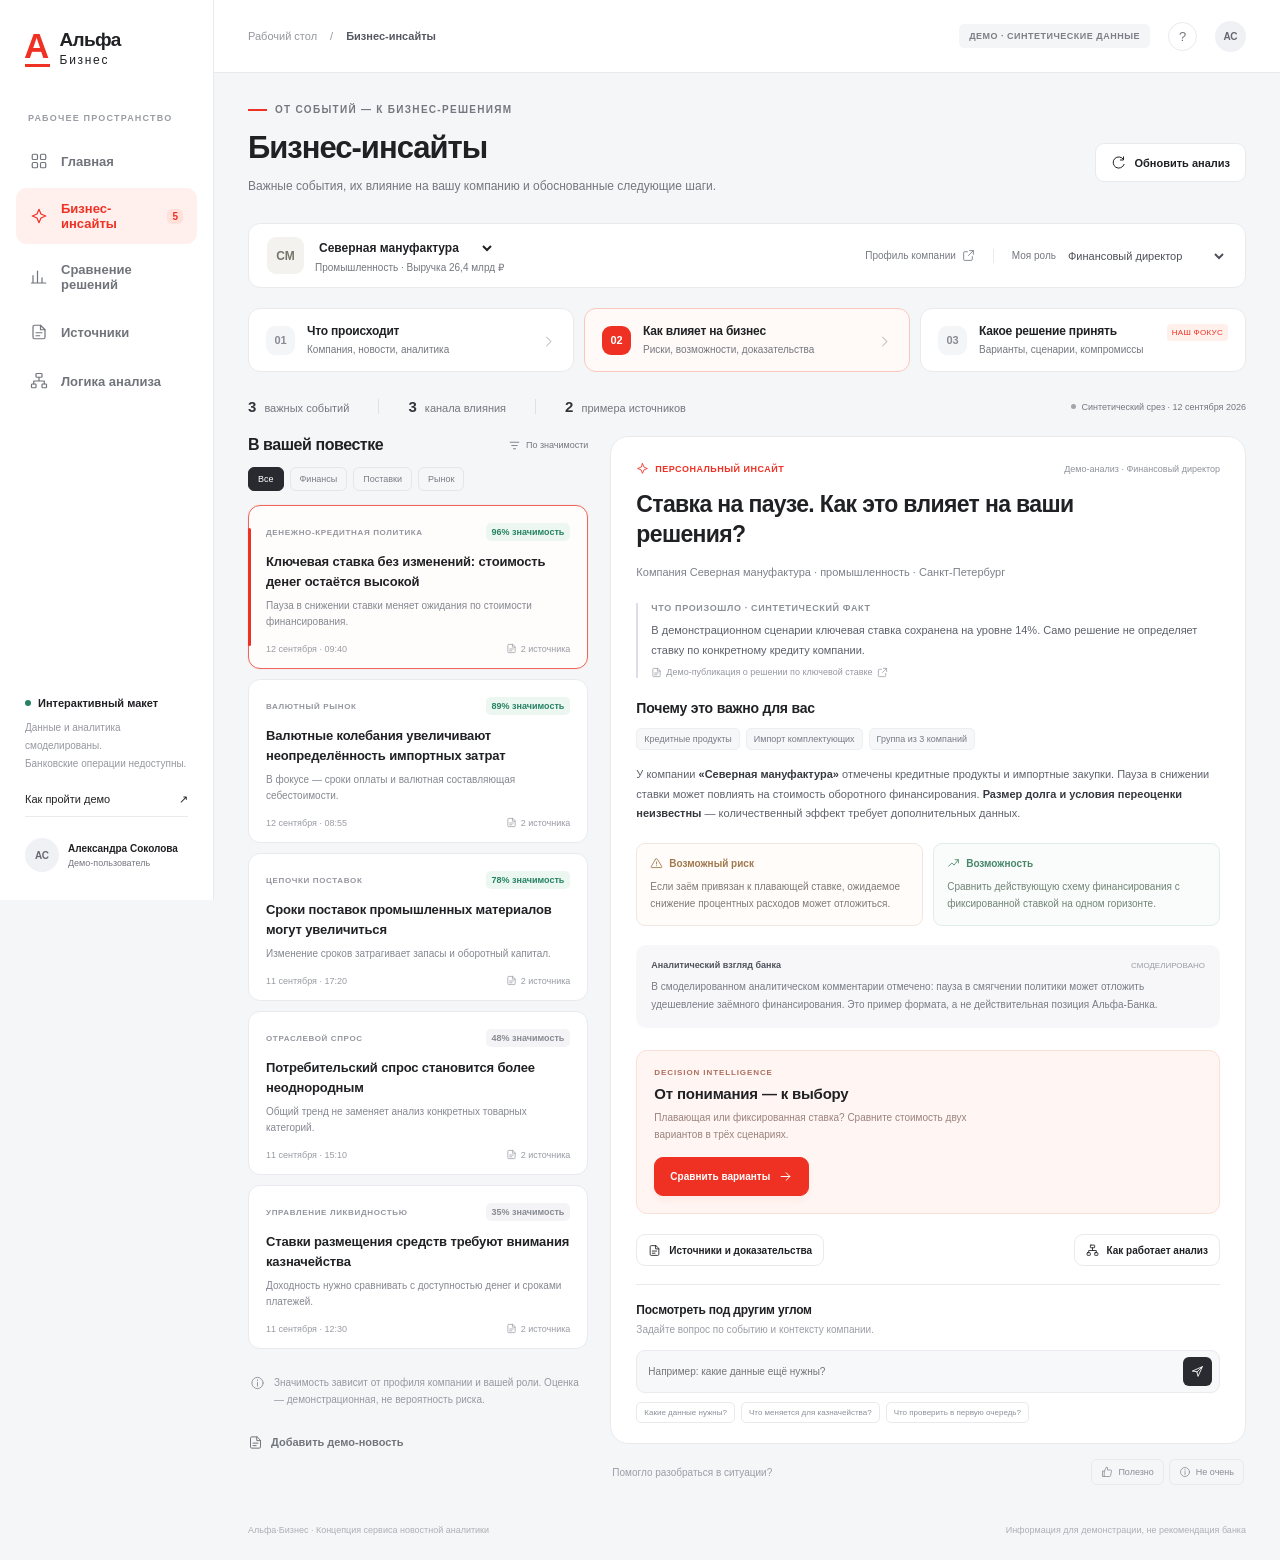
<file: mockup/index.html>
<!doctype html>
<html lang="ru">
<head>
  <meta charset="utf-8">
  <meta name="viewport" content="width=device-width, initial-scale=1">
  <meta name="theme-color" content="#ef3124">
  <title>Бизнес-инсайты — Альфа·Бизнес / демо</title>
  <link rel="icon" href="data:image/svg+xml,%3Csvg xmlns='http://www.w3.org/2000/svg' viewBox='0 0 40 40'%3E%3Crect width='40' height='40' rx='12' fill='%23ef3124'/%3E%3Ctext x='10' y='29' font-family='Arial' font-size='29' font-weight='bold' fill='white'%3EA%3C/text%3E%3C/svg%3E">
  <link rel="stylesheet" href="styles.css">
  <script src="data.js" defer></script>
  <script src="app.js" defer></script>
</head>
<body>
  <a class="skip-link" href="#main">Перейти к содержимому</a>
  <aside class="sidebar" aria-label="Основная навигация">
    <a href="#home" class="brand" aria-label="Демо Альфа-Бизнес"><span class="brand-mark">А<span></span></span><span>Альфа<span class="brand-light">Бизнес</span></span></a>
    <span class="workspace-label">РАБОЧЕЕ ПРОСТРАНСТВО</span>
    <nav id="navigation"></nav>
    <div class="sidebar-bottom"><div class="demo-status"><span class="status-dot"></span>Интерактивный макет</div><p>Данные и аналитика смоделированы.<br>Банковские операции недоступны.</p><button class="sidebar-help" data-action="guide">Как пройти демо <span>↗</span></button><div class="user-mini"><span class="avatar">АС</span><div><strong>Александра Соколова</strong><small>Демо-пользователь</small></div></div></div>
  </aside>
  <div class="workspace">
    <header class="topbar"><div class="breadcrumb"><span>Рабочий стол</span><span>/</span><strong id="page-crumb">Бизнес-инсайты</strong></div><div class="top-actions"><span class="demo-pill">ДЕМО · СИНТЕТИЧЕСКИЕ ДАННЫЕ</span><button class="icon-button" data-action="guide" aria-label="Помощь" title="Как пройти демо">?</button><span class="avatar avatar-small">АС</span></div></header>
    <main id="main" tabindex="-1">
      <section class="launch-fallback">
        <div class="eyebrow">ИНТЕРАКТИВНЫЙ МАКЕТ</div>
        <h1>Бизнес-инсайты</h1>
        <p>Предпросмотр не запустил интерактивный макет. Файловые предпросмотры могут блокировать стили и JavaScript.</p>
        <ol><li>Скачайте пакет <strong>alfacase-mockup.zip</strong>.</li><li>Распакуйте его и откройте <strong>index.html</strong> в обычной вкладке браузера.</li></ol>
        <noscript><p>JavaScript отключён. Для переключения компаний и сценарных расчётов включите его или откройте файл в другом браузере.</p></noscript>
      </section>
    </main>
    <footer class="page-footer"><span>Альфа·Бизнес · Концепция сервиса новостной аналитики</span><span>Информация для демонстрации, не рекомендация банка</span></footer>
  </div>
  <div id="overlay-root"></div>
  <div id="toast" class="toast" role="status" aria-live="polite"></div>
</body>
</html>
</file>
<file: mockup/styles.css>
@charset "UTF-8";
:root{--red:#ef3124;--red-dark:#d82a1f;--red-pale:#fff0ee;--ink:#202124;--muted:#74777f;--line:#e9eaed;--bg:#f5f6f8;--green:#258264;--green-bg:#edf7f2;--amber:#a5741b;--radius:18px;--sidebar:214px;font-family:Inter,-apple-system,BlinkMacSystemFont,"Segoe UI",Arial,sans-serif;color:var(--ink);font-size:14px;font-synthesis:none}
*{box-sizing:border-box}body{margin:0;background:var(--bg)}button,input,select,textarea{font:inherit}button,a,input,select,textarea{-webkit-tap-highlight-color:transparent}button{cursor:pointer}button:disabled{cursor:wait;opacity:.6}button:focus-visible,a:focus-visible,select:focus-visible,input:focus-visible,textarea:focus-visible{outline:3px solid #ef31246b;outline-offset:3px}button{color:inherit}a{color:inherit}button svg,.icon svg{width:19px;height:19px;flex-shrink:0;vertical-align:middle}svg{overflow:visible}button{border:0}p{line-height:1.6}h1,h2,h3,h4,p{margin-top:0}h1{font-size:31px;line-height:1.2;letter-spacing:-1px;margin-bottom:11px}h2{font-size:20px;letter-spacing:-.45px}h3{font-size:15px;letter-spacing:-.2px}small{font-size:11px}strong{font-weight:650}button,a,select{touch-action:manipulation}.skip-link{position:fixed;left:230px;top:-80px;background:white;padding:12px;z-index:100}.skip-link:focus{top:10px}
.sidebar{position:fixed;inset:0 auto 0 0;width:var(--sidebar);background:white;border-right:1px solid var(--line);padding:28px 16px;display:flex;flex-direction:column;z-index:20}.brand{display:flex;align-items:center;gap:11px;text-decoration:none;font-size:19px;font-weight:780;letter-spacing:-.7px;margin:0 8px 46px}.brand-mark{color:var(--red);font-size:35px;line-height:35px;position:relative;font-weight:850;display:inline-block;padding-bottom:4px}.brand-mark>span{position:absolute;left:1px;bottom:0;height:3px;background:var(--red);width:25px}.brand-light{display:block;font-size:12px;font-weight:500;letter-spacing:1.7px;margin-top:2px}.workspace-label{font-size:9px;font-weight:650;letter-spacing:1.2px;color:#9a9da3;margin:0 12px 16px}.nav-item{display:flex;align-items:center;width:100%;gap:13px;padding:13px 14px;border-radius:11px;text-decoration:none;color:#71747b;margin-bottom:5px;font-size:13px;font-weight:550;border:0;background:transparent;text-align:left}.nav-item.active{background:var(--red-pale);color:var(--red)}.nav-item:hover{background:#f7f7f8}.nav-item.active:hover{background:var(--red-pale)}.nav-item .icon svg{width:18px;height:18px}.nav-badge{font-size:10px;padding:2px 5px;border-radius:5px;background:#ffe0da;margin-left:auto}.sidebar-bottom{margin-top:auto;padding:24px 9px 0}.demo-status{display:flex;gap:7px;align-items:center;font-size:11px;font-weight:600}.status-dot{width:6px;height:6px;border-radius:50%;background:var(--green);display:inline-block}.sidebar-bottom p{color:#9698a0;font-size:10px;line-height:1.8;margin-top:10px}.sidebar-help{font-size:11px;background:none;padding:10px 0;display:flex;justify-content:space-between;width:100%;border-bottom:1px solid var(--line)}.user-mini{display:flex;gap:9px;align-items:center;margin-top:21px}.avatar{width:34px;height:34px;display:grid;place-items:center;background:#f0f1f4;border-radius:50%;font-size:10px;color:#656772;flex-shrink:0;font-weight:650}.avatar-small{width:31px;height:31px}.user-mini strong{font-size:10px;display:block}.user-mini small{font-size:9px;color:var(--muted);display:block;margin-top:4px}.workspace{margin-left:var(--sidebar)}.topbar{min-height:73px;background:white;border-bottom:1px solid var(--line);display:flex;align-items:center;justify-content:space-between;padding:0 34px;gap:15px}.breadcrumb{font-size:11px;display:flex;gap:13px;color:#95979e}.breadcrumb strong{color:#555861;font-weight:550}.top-actions{display:flex;align-items:center;gap:18px}.demo-pill{font-size:9px;letter-spacing:.5px;background:#f4f5f7;color:#7d7f87;padding:7px 10px;border-radius:5px;font-weight:600}.icon-button{background:white;border:1px solid var(--line);border-radius:50%;width:29px;height:29px;display:grid;place-items:center;color:var(--muted);font-size:13px}.icon-button:hover{background:var(--bg)}main{padding:31px 34px 28px;max-width:1570px;margin:auto;min-height:calc(100vh - 130px)}.eyebrow{font-size:10px;font-weight:650;letter-spacing:1.3px;color:var(--muted);margin-bottom:14px;display:flex;align-items:center;gap:8px}.eyebrow .tiny-line{width:19px;height:2px;background:var(--red)}.page-heading{display:flex;justify-content:space-between;gap:20px;align-items:center;margin-bottom:27px}.page-heading p{color:var(--muted);font-size:12px;margin:0;max-width:600px}.btn{border:1px solid var(--line);border-radius:9px;padding:11px 15px;background:white;display:inline-flex;justify-content:center;align-items:center;gap:8px;font-size:11px;font-weight:600;line-height:1.3;text-decoration:none;white-space:nowrap;min-height:38px}.btn:hover{background:#f5f5f7}.btn-primary{background:var(--red);color:white;border-color:var(--red);box-shadow:0 4px 9px #ef312410}.btn-primary:hover{background:var(--red-dark);border-color:var(--red-dark)}.btn-dark{background:#27282d;color:white;border-color:#27282d}.btn-dark:hover{background:#41424a}.btn-text{background:transparent;border:none;padding:6px 0;color:#71757c}.btn-text:hover{background:transparent;color:var(--red)}.btn-sm{padding:8px 11px;min-height:32px;font-size:10px}.btn svg{width:15px;height:15px}.company-bar{display:flex;justify-content:space-between;align-items:center;gap:18px;border:1px solid var(--line);background:white;border-radius:12px;padding:13px 18px;margin-bottom:20px}.company-identity{display:flex;align-items:center;gap:11px;min-width:0}.company-logo{height:37px;width:37px;border-radius:9px;background:#f3f2ef;font-size:12px;font-weight:650;color:#79736a;display:grid;place-items:center;flex-shrink:0}.company-select{border:0;font-weight:650;font-size:12px;background:transparent;max-width:270px;padding:2px 20px 2px 0;cursor:pointer;color:var(--ink)}.company-subline{font-size:10px;color:var(--muted);margin-top:4px}.company-tools{display:flex;align-items:center;gap:18px}.profile-link{font-size:10px;color:#777b82;text-decoration:none;display:flex;align-items:center;gap:6px;background:transparent;padding:6px 0}.profile-link svg{width:13px;height:13px}.role-field{display:flex;align-items:center;gap:8px;border-left:1px solid var(--line);padding-left:18px}.role-field label{font-size:10px;color:var(--muted)}.role-field select{border:0;font-size:11px;max-width:185px;color:#4e5159;background:white;cursor:pointer}.layers{display:grid;grid-template-columns:repeat(3,minmax(0,1fr));gap:10px;margin-bottom:26px}.layer{border:1px solid var(--line);padding:15px 17px;background:#fff;border-radius:12px;display:flex;gap:12px;align-items:center;text-align:left;position:relative;transition:border-color .15s,background .15s}.layer:hover{border-color:#cccfd5}.layer.current{border-color:#fac8c0;background:#fffaf8}.layer-number{width:29px;height:29px;display:grid;place-items:center;background:#f4f5f7;color:#878b92;border-radius:9px;font-size:11px;font-weight:650}.layer.current .layer-number{background:var(--red);color:white}.layer h3{font-size:12px;margin:0 0 5px}.layer p{font-size:10px;color:var(--muted);margin:0;line-height:1.3}.layer-label{font-size:8px;margin-left:auto;align-self:flex-start;white-space:nowrap;color:var(--red);background:#fff0ec;padding:4px 5px;border-radius:4px;letter-spacing:.3px}.layer-arrow{margin-left:auto;color:#a7a9b0}.layer-arrow svg{width:15px;height:15px}.overview-stats{display:flex;align-items:center;gap:29px;padding-bottom:21px;margin-bottom:0;font-size:11px;color:var(--muted)}.overview-stats strong{font-size:15px;color:#32343b;margin-right:5px}.overview-stats .stat-divider{height:15px;width:1px;background:#dfe1e6}.snapshot{margin-left:auto;font-size:9px;display:flex;gap:6px;align-items:center}.pulse-dot{width:5px;height:5px;border-radius:50%;background:#a1a5ac;display:inline-block}.insights-grid{display:grid;grid-template-columns:minmax(265px,.83fr) minmax(0,1.55fr);gap:22px;align-items:start}.feed-panel{min-width:0}.section-line{display:flex;justify-content:space-between;align-items:center;margin:0 0 13px}.section-line h2{font-size:16px;margin:0}.sort-label{font-size:9px;display:flex;gap:5px;align-items:center;color:var(--muted)}.sort-label svg{width:13px;height:13px}.filters{display:flex;gap:6px;flex-wrap:wrap;margin-bottom:14px}.filter-chip{font-size:9px;border:1px solid #e4e6eb;background:transparent;color:#7a7d86;border-radius:6px;padding:6px 9px}.filter-chip.active{background:#282a30;color:white;border-color:#282a30}.news-card{display:block;width:100%;padding:17px 17px 14px;margin-bottom:10px;background:white;border:1px solid var(--line);border-radius:12px;text-align:left;position:relative}.news-card:hover{border-color:#cacdd3}.news-card.selected{border-color:#ef655a;box-shadow:0 0 0 1px #ef31240c;background:#fffdfc}.news-card.selected:before{content:"";position:absolute;left:-1px;top:22px;bottom:22px;width:3px;border-radius:3px;background:var(--red)}.card-top{display:flex;gap:8px;align-items:center;justify-content:space-between;margin-bottom:11px}.category-label{font-size:8px;letter-spacing:.65px;font-weight:650;color:#94969e}.score{font-size:9px;color:var(--green);background:var(--green-bg);padding:4px 6px;border-radius:5px;white-space:nowrap;font-weight:650}.score.medium{background:#f4f4f7;color:#878a92}.news-card h3{font-size:13px;line-height:1.5;margin-bottom:7px;font-weight:650;letter-spacing:-.15px}.news-card p{color:#858891;font-size:10px;line-height:1.6;margin-bottom:13px}.card-bottom{display:flex;align-items:center;justify-content:space-between;gap:7px;color:#989ba3;font-size:9px}.card-bottom .source-count{display:flex;align-items:center;gap:4px}.source-count svg{width:11px;height:11px}.feed-note{display:flex;gap:9px;padding:15px 2px;color:#9699a2;font-size:10px;line-height:1.7}.feed-note svg{width:15px;flex-shrink:0}.detail-card{background:white;border:1px solid var(--line);border-radius:var(--radius);padding:25px 25px 20px;min-width:0}.detail-kicker{display:flex;align-items:center;justify-content:space-between;gap:10px;margin-bottom:15px}.insight-label{display:flex;align-items:center;gap:6px;color:var(--red);font-size:9px;font-weight:650;letter-spacing:.5px}.insight-label svg{width:13px;height:13px}.detail-meta{font-size:9px;color:#8f929b}.detail-title{font-size:23px;line-height:1.3;letter-spacing:-.65px;margin-bottom:13px;max-width:540px}.relevance-reason{color:#7e818b;font-size:11px;line-height:1.65;margin-bottom:22px}.source-block{border-left:2px solid #dcdfe5;padding-left:13px;margin-bottom:22px}.label{font-size:9px;letter-spacing:.65px;font-weight:650;margin-bottom:8px;color:#8c9098;display:flex;align-items:center;gap:6px}.label svg{width:12px;height:12px}.source-block p{font-size:11px;color:#5d616b;line-height:1.75;margin-bottom:7px}.inline-source{background:transparent;padding:0;color:#9699a2;font-size:9px;display:flex;align-items:center;gap:4px;text-align:left}.inline-source:hover{color:var(--red)}.inline-source svg{width:11px;height:11px}.impact-heading{font-size:14px;margin-bottom:12px}.exposure-tags{display:flex;gap:6px;flex-wrap:wrap;margin-bottom:15px}.exposure-tag{background:#f6f7f9;border:1px solid #eceef1;border-radius:5px;padding:5px 7px;font-size:9px;color:#777b85}.impact-copy{font-size:11px;color:#5f636d;line-height:1.8;margin-bottom:19px}.impact-copy strong{color:#363940}.risk-grid{display:grid;grid-template-columns:1fr 1fr;gap:10px;margin-bottom:19px}.impact-box{border:1px solid #f1e6e0;border-radius:9px;padding:13px;background:#fffcf9}.impact-box.positive{background:#f9fcfa;border-color:#e1eee5}.impact-box h4{font-size:10px;display:flex;gap:6px;align-items:center;color:#a0794e;margin-bottom:8px}.impact-box h4 svg{width:13px;height:13px}.impact-box.positive h4{color:#478769}.impact-box p{font-size:10px;line-height:1.7;margin:0;color:#7e7b7b}.impact-box.positive p{color:#728478}.bank-view{background:#f7f7f9;border-radius:10px;padding:15px;margin-bottom:20px}.bank-view .label{color:#4e525b;font-size:9px;letter-spacing:0;justify-content:space-between}.simulated-tag{color:#9a9ca5;font-size:8px;font-weight:500}.bank-view p{font-size:10px;line-height:1.75;margin:0;color:#797d86}.decision-banner{padding:17px;background:#fff6f3;border:1px solid #fbe0d8;border-radius:11px;margin:22px 0 18px;position:relative;overflow:hidden}.decision-banner .label{color:#ad6d5f;font-size:8px;letter-spacing:.9px}.decision-banner h3{font-size:15px;margin-bottom:7px}.decision-banner p{font-size:10px;line-height:1.7;color:#9b827d;margin-bottom:14px;max-width:350px}.decision-banner .btn{font-size:10px}.detail-actions{display:flex;justify-content:space-between;gap:8px;flex-wrap:wrap;padding-top:2px}.detail-actions .btn svg{width:13px;height:13px}.followup{margin-top:18px;padding-top:18px;border-top:1px solid var(--line)}.followup h3{font-size:12px;margin-bottom:5px}.followup>p{font-size:10px;color:#9b9da6;margin-bottom:12px}.question-form{display:flex;align-items:center;background:#f7f8fa;border:1px solid #e9ebef;border-radius:9px;padding:6px 7px 6px 11px;gap:8px}.question-form input{border:0;outline:none;min-width:0;flex:1;background:transparent;font-size:10px;padding:7px 0;color:var(--ink)}.question-form .send{background:#292b31;color:white;border-radius:6px;width:29px;height:29px;display:grid;place-items:center;flex-shrink:0}.send svg{width:13px;height:13px}.suggestions{display:flex;gap:6px;flex-wrap:wrap;margin-top:9px}.suggestion{border:1px solid var(--line);border-radius:5px;background:white;padding:5px 7px;font-size:8px;color:#8c9099}.suggestion:hover{border-color:#cfb5af;color:var(--red)}.answer{padding:13px;background:#faf9f7;border-radius:9px;margin-top:12px;font-size:11px;color:#666a73;line-height:1.8}.answer .label{color:var(--red);font-size:8px;margin:0 0 6px}.answer p{margin-bottom:8px;font-size:11px}.feedback{display:flex;align-items:center;justify-content:space-between;padding:15px 2px 0;font-size:10px;color:#9b9ea7;gap:10px}.feedback>div{display:flex;gap:5px}.feedback button{display:flex;gap:5px;align-items:center;background:transparent;border:1px solid var(--line);border-radius:6px;padding:6px 9px;font-size:9px;color:#898d97}.feedback button svg{width:12px;height:12px}.feedback button.chosen{background:var(--green-bg);color:var(--green);border-color:#c8e6d5}.intelligence-extra{border-top:1px solid var(--line);padding-top:18px;margin-top:19px}.intelligence-extra h3{font-size:12px}.search-map{display:flex;gap:8px;align-items:center;flex-wrap:wrap}.search-map span{font-size:9px;padding:7px;border-radius:6px;background:#f5f6f8;color:#7d828b}.search-map .connector{padding:0;background:none;color:#babdc5}.page-footer{padding:10px 34px 22px;display:flex;justify-content:space-between;gap:20px;color:#adafb6;font-size:9px;max-width:1570px;margin:auto;line-height:1.7}.empty-state{text-align:center;background:white;border:1px dashed #dddfe4;border-radius:12px;padding:35px;color:var(--muted);font-size:12px}
.decision-heading{display:flex;align-items:flex-start;justify-content:space-between;gap:20px;margin:0 0 21px}.decision-heading h2{font-size:22px;margin-bottom:8px}.decision-heading p{font-size:11px;color:var(--muted);max-width:650px;margin:0;line-height:1.8}.scenario-disclaimer{display:flex;gap:9px;align-items:center;background:#fff9ed;border:1px solid #f4ead2;color:#9f8458;font-size:10px;line-height:1.7;padding:11px 14px;border-radius:9px;margin-bottom:20px}.scenario-disclaimer svg{width:16px;height:16px;flex-shrink:0}.decision-grid{display:grid;grid-template-columns:285px minmax(0,1fr);gap:20px;align-items:start}.input-card{background:white;border:1px solid var(--line);border-radius:14px;padding:20px}.input-card h3{font-size:14px;margin-bottom:5px}.input-card>p{font-size:10px;color:var(--muted);margin-bottom:20px}.form-group{display:block;margin-bottom:15px}.form-group>span{display:block;font-size:10px;color:#818590;margin-bottom:7px}.input-wrap{display:flex;align-items:center;border:1px solid #e3e5e9;border-radius:7px;overflow:hidden}.input-wrap:focus-within{border-color:#e8a99f}.input-wrap input{border:0;outline:none;width:100%;min-width:0;background:transparent;padding:10px 11px;font-size:12px;appearance:textfield;-moz-appearance:textfield}.input-wrap input::-webkit-inner-spin-button{appearance:none}.input-wrap .unit{padding-right:10px;color:#979ba5;font-size:10px;white-space:nowrap}.form-group select{width:100%;border:1px solid #e3e5e9;padding:10px 8px;border-radius:7px;font-size:10px;background:white;color:#4e535e}.input-section{border-top:1px solid var(--line);padding-top:16px;margin-top:20px}.input-section h4{font-size:11px;margin:0 0 16px}.form-pair{display:grid;grid-template-columns:1fr 1fr;gap:10px}.input-footnote{font-size:9px!important;line-height:1.8;color:#a0a3ac!important;margin:18px 0 0!important}.results-stack{display:grid;gap:17px}.result-card{padding:21px;background:white;border:1px solid var(--line);border-radius:14px;min-width:0}.result-card h3{font-size:15px;margin:0}.chart-top{display:flex;align-items:center;justify-content:space-between;gap:10px;margin-bottom:20px}.legend{display:flex;gap:12px;font-size:9px;color:#9699a2}.legend span{display:flex;gap:5px;align-items:center}.legend-dot{width:7px;height:7px;border-radius:2px;background:#d1d4db;display:inline-block}.legend-dot.red{background:var(--red)}.bars-chart{display:grid;grid-template-columns:repeat(3,1fr);gap:20px;margin:0 0 16px}.chart-group{min-width:0}.bars{height:150px;display:flex;gap:8px;align-items:flex-end;justify-content:center;background:repeating-linear-gradient(to top,#edeef1 0,#edeef1 1px,transparent 1px,transparent 49px);padding:19px 13px 0;border-bottom:1px solid #e0e3e9}.bar{width:36%;max-width:59px;border-radius:5px 5px 0 0;background:#d9dce3;position:relative;transition:height .25s}.bar.fixed{background:linear-gradient(0deg,#e73225,#f46358)}.bar>span{position:absolute;top:-18px;font-size:9px;color:#8a8e98;left:50%;transform:translateX(-50%);white-space:nowrap}.bar.fixed>span{color:#d55d53}.chart-caption{font-size:10px;text-align:center;line-height:1.7;color:#666c77;margin-top:11px}.chart-caption small{font-size:9px;color:#a3a7ae;display:block}.chart-caption svg{width:12px;height:12px}.scenario-table{width:100%;border-collapse:collapse;font-size:10px}.scenario-table th{text-align:left;font-size:9px;color:#969aa4;font-weight:500;padding:12px 6px;border-bottom:1px solid var(--line)}.scenario-table td{padding:12px 6px;border-bottom:1px solid #f0f1f3;color:#6a707c;white-space:nowrap}.scenario-table tr:last-child td{border-bottom:0}.scenario-table th:not(:first-child),.scenario-table td:not(:first-child){text-align:right}.scenario-table .good{color:var(--green)}.scenario-table .bad{color:#bd7653}.break-even{display:flex;justify-content:space-between;align-items:center;padding:15px 0 0;margin-top:8px;border-top:1px solid var(--line);font-size:10px;color:#9297a1}.break-even strong{font-size:18px;color:#3d444e}.recommendation{background:#f5faf7;border-color:#dcebe1}.recommendation .label{color:#458168;font-size:9px}.recommendation h3{font-size:17px;margin:10px 0}.recommendation p{font-size:11px;color:#73877b;line-height:1.8;margin-bottom:15px}.recommendation-meta{display:flex;gap:22px;padding-top:14px;border-top:1px solid #e2ece5;flex-wrap:wrap}.recommendation-meta small{font-size:9px;color:#82968b;display:block;margin-bottom:5px}.recommendation-meta strong{font-size:16px;color:#38654d}.recommendation.warning{background:#fffaf1;border-color:#f1e4c9}.recommendation.warning p{color:#9a8966}.assumptions details{font-size:10px;color:#969ba5}.assumptions summary{cursor:pointer;color:#717781;font-size:11px;list-style:none;display:flex;justify-content:space-between}.assumptions ul{padding-left:16px;font-size:10px;line-height:1.9;margin:14px 0 0}.assumptions code{background:#f4f5f7;font-size:9px;display:block;padding:10px;white-space:normal;margin-top:12px;color:#7b818d;line-height:1.8}.comparison-error{background:#fff0ee;color:#ac4a40;border:1px solid #f3c5be;padding:16px;border-radius:9px;line-height:1.7}.decision-bottom{display:flex;justify-content:space-between;align-items:center;margin-top:20px;color:#a2a7af;font-size:9px}
.home-welcome{background:#27292f;color:white;border-radius:18px;padding:30px;margin-bottom:22px;position:relative;overflow:hidden}.home-welcome:after{content:"А";position:absolute;right:50px;top:-45px;font-size:230px;line-height:1.3;opacity:.045;font-weight:800}.home-welcome h2{font-size:24px}.home-welcome p{color:#c2c4cc;font-size:12px;margin-bottom:0}.home-tile{background:white;border:1px solid var(--line);padding:27px;border-radius:15px;max-width:680px}.home-tile h2{font-size:23px}.home-tile p{font-size:12px;color:var(--muted);line-height:1.9;max-width:500px}.home-tile .eyebrow{color:var(--red)}.home-tile .btn{margin-top:6px}.home-meta{display:flex;gap:22px;font-size:11px;color:var(--muted);margin:20px 0}.source-list-grid{display:grid;grid-template-columns:1fr 1fr;gap:18px}.source-overview{background:white;padding:23px;border:1px solid var(--line);border-radius:14px}.source-overview h3{font-size:15px}.source-overview p{font-size:11px;color:var(--muted);line-height:1.9}.source-overview .btn{margin-top:5px}.profile-grid{display:grid;grid-template-columns:repeat(2,1fr);gap:10px;margin:20px 0}.profile-fact{background:#f6f7f9;border-radius:8px;padding:13px}.profile-fact small{display:block;color:#9b9fa8;font-size:9px;margin-bottom:7px}.profile-fact strong{font-size:12px;color:#626a75}.profile-note{background:#fff7ec;padding:14px;color:#9f865f;font-size:11px;line-height:1.8;border-radius:8px}
.overlay{position:fixed;inset:0;z-index:50;background:#13151d52;backdrop-filter:blur(3px);display:flex;justify-content:flex-end;animation:fade-in .15s}.drawer{background:white;width:min(700px,100%);height:100%;overflow-y:auto;box-shadow:-14px 0 60px #17182117;padding:28px 30px;animation:slide-in .22s}.drawer-top{display:flex;justify-content:space-between;align-items:start;gap:15px}.drawer-top h2{font-size:23px;margin-bottom:8px}.drawer-top p{color:#9499a2;font-size:11px;line-height:1.7;margin:0}.close-button{background:#f4f5f7;border-radius:50%;width:31px;height:31px;display:grid;place-items:center;flex-shrink:0}.close-button svg{width:15px;height:15px}.drawer-tabs{display:flex;gap:23px;border-bottom:1px solid var(--line);margin:22px 0}.drawer-tab{background:transparent;padding:12px 0;font-size:11px;color:#989da6;border-bottom:2px solid transparent}.drawer-tab.active{border-bottom-color:var(--red);color:var(--red)}.drawer-notice{padding:12px 14px;border-radius:9px;background:#fff7ed;font-size:10px;line-height:1.9;color:#a1845c;margin-bottom:21px}.evidence-card{border:1px solid var(--line);border-radius:11px;padding:18px;margin-bottom:13px}.evidence-card .label{font-size:8px;letter-spacing:.6px;margin-bottom:10px;color:#959ba4}.evidence-card h3{font-size:13px;line-height:1.6;margin-bottom:10px}.evidence-card blockquote{font-size:11px;color:#7b828d;line-height:1.9;margin:0 0 13px;padding-left:12px;border-left:2px solid #e3e6eb}.evidence-id{font-family:ui-monospace,monospace;font-size:9px;color:#a1a6ae;background:#f7f8fa;padding:7px;border-radius:4px;overflow-wrap:anywhere}.evidence-warning{font-size:9px;color:#a4855f;margin:10px 0 0}.trace-diagram{background:#f8f9fb;border:1px solid #eceef2;border-radius:12px;padding:21px;margin-bottom:20px}.diagram-top{display:flex;justify-content:space-between;align-items:center;font-size:9px;color:#8d949f;margin-bottom:20px}.diagram-top strong{font-size:11px;color:#59616e}.flow-node{border:1px solid #e0e4ea;border-radius:8px;background:white;padding:12px;text-align:center;font-size:11px;color:#616b79;position:relative}.flow-node strong{display:block;font-size:10px;margin-bottom:3px;color:#4f5967}.flow-node small{font-size:9px;color:#a0a7b1}.flow-node.red{background:#fff4f0;border-color:#f4d4cb}.flow-node.red strong{color:#be6958}.flow-node.green{background:#f2faf5;border-color:#d9ebdf}.flow-node.green strong{color:#538069}.flow-arrow{text-align:center;color:#bcc2cc;height:22px;font-size:18px;line-height:22px}.flow-parallel{display:grid;grid-template-columns:1fr 1fr;gap:12px}.flow-loop{font-size:9px;color:#b28b5f;text-align:center;margin:10px 0;padding:8px;border:1px dashed #e8cfaf;border-radius:6px;background:#fffaf1}.flow-legend{font-size:9px;color:#9ca3ae;margin:15px 0 0;line-height:1.8}.trace-title{display:flex;align-items:center;justify-content:space-between;margin-bottom:20px}.trace-title h3{font-size:13px;margin:0}.trace-title small{font-size:9px;color:#a2a8b1}.trace-step{display:flex;gap:13px;position:relative;padding-bottom:23px}.trace-step:not(:last-child):before{content:"";position:absolute;left:12px;top:27px;bottom:0;width:1px;background:#e4e8ed}.step-marker{border:1px solid #dce7de;background:#f0f8f3;color:#54916e;width:25px;height:25px;border-radius:50%;display:grid;place-items:center;font-size:10px;flex-shrink:0}.step-marker.pending{background:#f7f8fa;color:#bdc3cd;border-color:#e6e9ee}.step-marker.running{background:#fff2ec;color:var(--red);border-color:#f5c7bc;animation:pulse 1s infinite}.trace-step h4{font-size:11px;margin:3px 0 6px}.trace-step p{font-size:10px;color:#969eaa;line-height:1.7;margin:0 0 5px}.trace-step code{font-size:9px;color:#8f98a5;background:#f5f7fa;border-radius:3px;padding:3px 5px}.retry-demo{border:1px dashed #e5c9a5;border-radius:9px;padding:14px;background:#fffaf1;margin-bottom:18px}.retry-demo h3{font-size:11px;color:#a18055}.retry-demo p{font-size:10px;color:#a28d71;line-height:1.8;margin-bottom:12px}.guide-step{display:flex;gap:14px;padding:17px 0;border-bottom:1px solid var(--line)}.guide-step>span{width:25px;height:25px;display:grid;place-items:center;background:#fff0ec;color:var(--red);border-radius:7px;font-size:10px;flex-shrink:0}.guide-step h3{font-size:12px;margin-bottom:6px}.guide-step p{font-size:11px;color:var(--muted);margin:0;line-height:1.8}.import-form textarea{width:100%;min-height:150px;resize:vertical;padding:12px;border:1px solid #e0e4ea;border-radius:8px;line-height:1.8;font-size:12px;color:#666f7e}.import-form input[type=text]{width:100%;padding:11px;border:1px solid #e0e4ea;border-radius:8px;font-size:12px;color:#666f7e}.import-form label{display:block;font-size:11px;color:#929ba9;margin:18px 0 8px}.import-form .btn{margin-top:17px}.toast{position:fixed;bottom:25px;left:calc(50% + var(--sidebar)/2);transform:translate(-50%,20px);background:#2c3038;color:white;padding:13px 19px;border-radius:10px;font-size:11px;max-width:85vw;opacity:0;pointer-events:none;z-index:80;transition:opacity .18s,transform .18s;line-height:1.7;box-shadow:0 6px 24px #171c2520}.toast.visible{opacity:1;transform:translate(-50%,0)}
@keyframes fade-in{from{opacity:0}to{opacity:1}}@keyframes slide-in{from{transform:translateX(30px);opacity:0}to{transform:translateX(0);opacity:1}}@keyframes pulse{50%{box-shadow:0 0 0 4px #ef312410}}
@media(min-width:1600px){:root{--sidebar:232px}.detail-card{padding:29px 30px}.news-card{padding:20px}.insights-grid{grid-template-columns:minmax(320px,.8fr) minmax(0,1.55fr)}.detail-title{font-size:27px}.impact-copy,.source-block p{font-size:12px}}
@media(max-width:1180px){:root{--sidebar:184px}.sidebar{padding:25px 12px}.brand{font-size:17px;gap:9px}.workspace-label{font-size:8px;letter-spacing:.8px}.nav-item{padding:12px 11px;font-size:12px;gap:10px}.sidebar-bottom{padding-left:3px;padding-right:3px}.user-mini strong{font-size:9px}.topbar{padding:0 24px}main{padding:27px 24px}.page-footer{padding-left:24px;padding-right:24px}.insights-grid{gap:15px;grid-template-columns:minmax(240px,.85fr) minmax(0,1.4fr)}.detail-card{padding:21px}.profile-link{display:none}.company-tools{gap:0}.layer{padding:13px 12px;gap:8px}.layer-label{display:none}.layer h3{font-size:11px}.layer p{font-size:9px}.overview-stats{gap:15px}.snapshot{font-size:8px}.decision-grid{grid-template-columns:255px minmax(0,1fr);gap:15px}.input-card,.result-card{padding:17px}.scenario-table{font-size:9px}.chart-top{align-items:flex-start;flex-direction:column;gap:10px}}
@media(max-width:960px){:root{--sidebar:74px}.sidebar{padding:24px 10px}.brand{margin:0 auto 35px}.brand>span:not(.brand-mark){display:none}.workspace-label,.nav-item>span:not(.icon),.sidebar-bottom{display:none}.nav-item{justify-content:center;padding:14px 10px}.nav-item .icon svg{width:20px;height:20px}.nav-item{margin-bottom:12px}.topbar{padding:0 22px}.demo-pill{font-size:8px}.layers{gap:8px}.overview-stats{gap:13px}.insights-grid{grid-template-columns:minmax(245px,.85fr) minmax(0,1.5fr)}.risk-grid{grid-template-columns:1fr}.detail-title{font-size:21px}.detail-actions{gap:6px}.detail-actions .btn{font-size:9px;padding:8px}.company-select{max-width:235px}.page-heading .btn{font-size:10px}.page-heading h1{font-size:28px}.scenario-table th,.scenario-table td{padding-left:3px;padding-right:3px}}
@media(max-width:740px){.topbar{min-height:59px;padding:0 17px}.top-actions{gap:11px}.top-actions .icon-button{display:none}.breadcrumb{font-size:10px;gap:8px}.demo-pill{font-size:7px;max-width:115px;text-align:center;line-height:1.6;padding:5px 7px}.avatar-small{display:none}main{padding:25px 17px}.page-heading{align-items:flex-start;margin-bottom:21px;gap:10px}.page-heading h1{font-size:26px}.page-heading p{font-size:11px}.page-heading .btn{padding:9px;min-width:33px}.page-heading .btn .refresh-label{display:none}.eyebrow{font-size:9px;margin-bottom:11px}.company-bar{padding:11px;flex-wrap:wrap;gap:12px}.company-logo{width:32px;height:32px;font-size:10px}.company-select{font-size:11px;max-width:230px}.company-subline{font-size:9px}.company-tools{width:100%;border-top:1px solid #f0f1f3;padding-top:10px}.role-field{border:0;padding-left:0;width:100%;justify-content:space-between}.role-field select{font-size:10px}.layers{gap:6px;margin-bottom:20px}.layer{padding:11px 8px;gap:6px;display:block}.layer-number{height:23px;width:23px;font-size:9px;margin-bottom:8px;border-radius:6px}.layer h3{font-size:10px;line-height:1.4;margin-bottom:3px}.layer p{font-size:8px;line-height:1.6}.layer-arrow{display:none}.overview-stats{gap:12px;flex-wrap:wrap;padding-bottom:18px;font-size:9px}.overview-stats strong{font-size:12px}.snapshot{width:100%;margin-left:0;font-size:8px}.overview-stats .stat-divider{height:12px}.insights-grid{grid-template-columns:1fr}.feed-panel{margin-bottom:3px}.news-list{display:flex;gap:10px;overflow-x:auto;padding:1px 1px 10px;scroll-snap-type:x mandatory}.news-card{min-width:240px;max-width:270px;flex:0 0 80%;margin-bottom:0;scroll-snap-align:start;padding:15px}.news-card h3{font-size:12px}.news-card p{font-size:9px}.news-card.selected:before{top:17px;bottom:17px}.feed-note{display:none}.section-line h2{font-size:15px}.sort-label{font-size:8px}.filters{margin-bottom:11px}.filter-chip{font-size:8px}.detail-card{padding:20px 17px}.detail-title{font-size:23px}.risk-grid{grid-template-columns:1fr 1fr}.impact-box{padding:11px}.detail-meta{font-size:8px}.detail-actions .btn{font-size:9px}.page-footer{padding:10px 17px 20px;display:block;font-size:8px}.page-footer span{display:block;margin-top:4px}.decision-grid{grid-template-columns:1fr}.decision-heading{gap:10px}.decision-heading h2{font-size:20px}.decision-heading .btn{font-size:9px;padding:9px}.input-card{padding:18px}.scenario-inputs{display:grid;grid-template-columns:1fr 1fr;gap:0 13px}.input-section{grid-column:1/-1}.form-group.full-width{grid-column:1/-1}.input-section .form-pair{grid-template-columns:1fr 1fr}.result-card{padding:18px}.chart-top{flex-direction:row;align-items:center}.chart-top h3{font-size:13px}.legend{font-size:8px;gap:8px}.scenario-table{font-size:9px}.scenario-table th{font-size:8px}.break-even strong{font-size:17px}.source-list-grid{grid-template-columns:1fr}.toast{left:calc(50% + 30px);max-width:calc(100vw - 100px);width:max-content;font-size:10px}.drawer{padding:24px 20px}.drawer-top h2{font-size:21px}.drawer-top p{font-size:10px}.flow-parallel{gap:8px}.flow-node{padding:11px 8px}.home-welcome{padding:23px}.home-welcome h2{font-size:21px}.home-tile{padding:23px}.home-tile h2{font-size:20px}.home-meta{flex-wrap:wrap;font-size:10px;gap:12px}}
@media(max-width:400px){:root{--sidebar:59px}.sidebar{padding:24px 6px}.brand-mark{font-size:31px}.brand-mark>span{width:23px}.topbar{padding:0 12px}main{padding:23px 12px}.top-actions{gap:5px}.breadcrumb{font-size:9px}.page-heading h1{font-size:24px}.demo-pill{font-size:6px;max-width:100px}.company-select{max-width:215px;font-size:10px}.risk-grid{grid-template-columns:1fr}.layer h3{font-size:9px}.layer p{font-size:7px}.layer{padding:10px 7px}.bars-chart{gap:8px}.bars{padding-left:7px;padding-right:7px}.chart-top{flex-direction:column;align-items:flex-start}.scenario-table{font-size:8px}.scenario-table th{font-size:7px}.profile-grid{grid-template-columns:1fr}.page-footer{padding-left:12px;padding-right:12px}.decision-heading{flex-direction:column}.detail-actions .btn{padding:7px;font-size:8px}}
.form-group>.input-wrap{display:flex}
svg{width:18px;height:18px;flex-shrink:0}
.skip-link{left:calc(var(--sidebar) + 12px);max-width:calc(100vw - var(--sidebar) - 24px)}
.visually-hidden{position:absolute;width:1px;height:1px;margin:-1px;padding:0;border:0;overflow:hidden;clip:rect(0,0,0,0);white-space:nowrap}
.launch-fallback{max-width:760px;padding:30px;background:white;border:1px solid var(--line);border-radius:16px}.launch-fallback p,.launch-fallback li{font-size:16px;line-height:1.8;color:#526174}.launch-fallback ol{padding-left:22px}
@media(prefers-reduced-motion:reduce){*,*:before,*:after{animation:none!important;transition:none!important;scroll-behavior:auto!important}}
</file>
